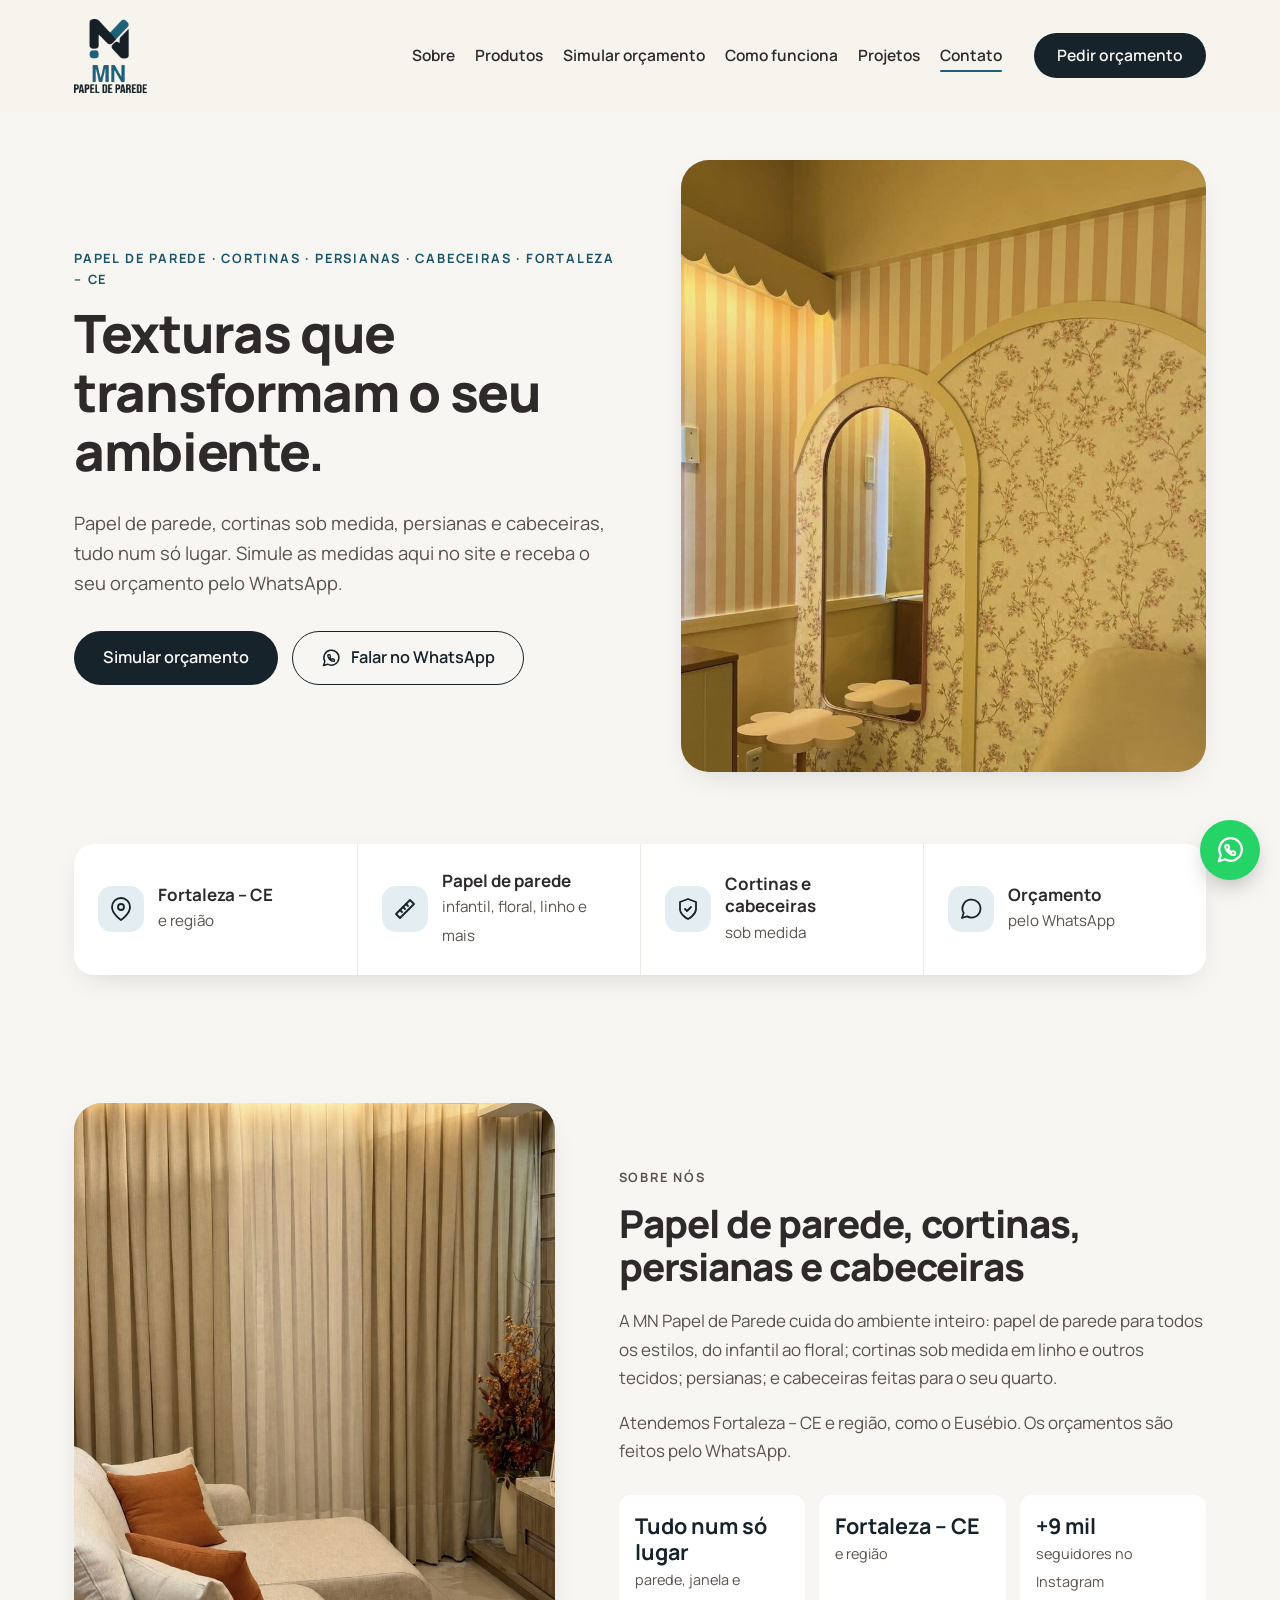
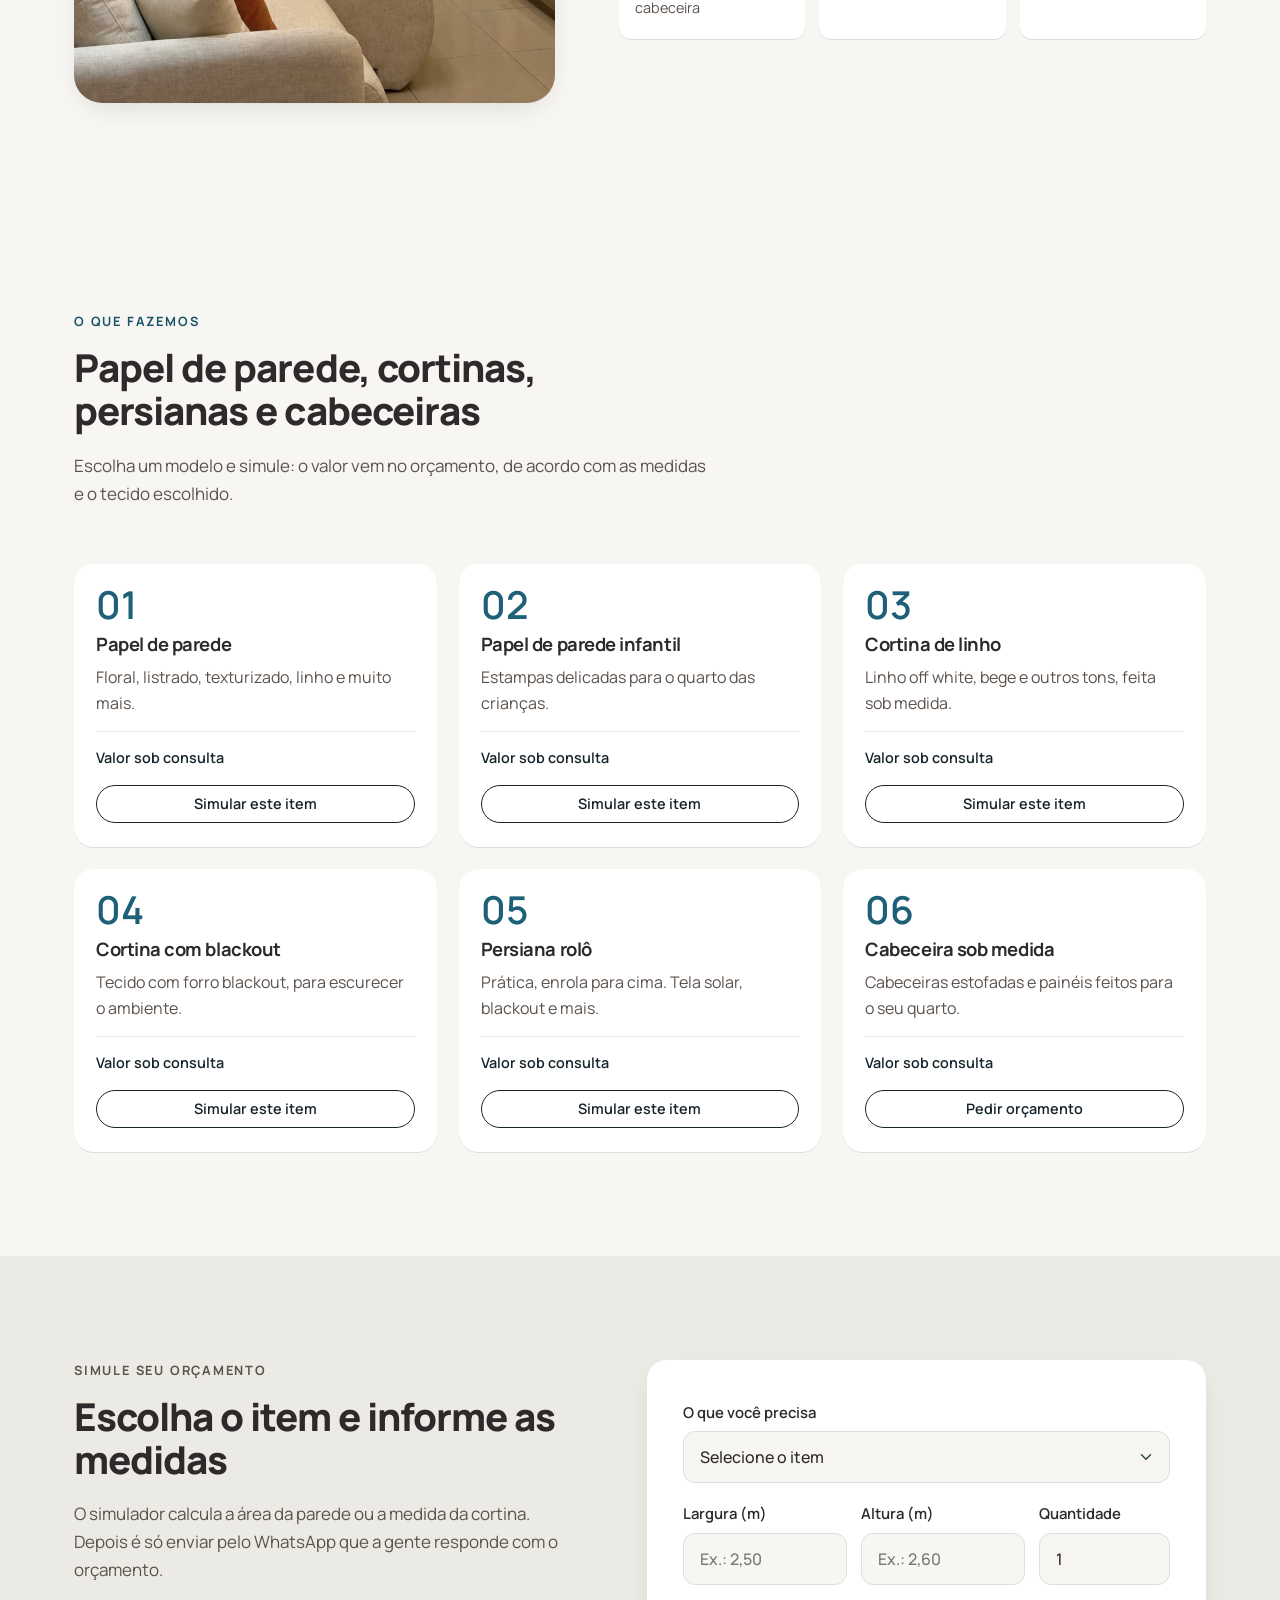
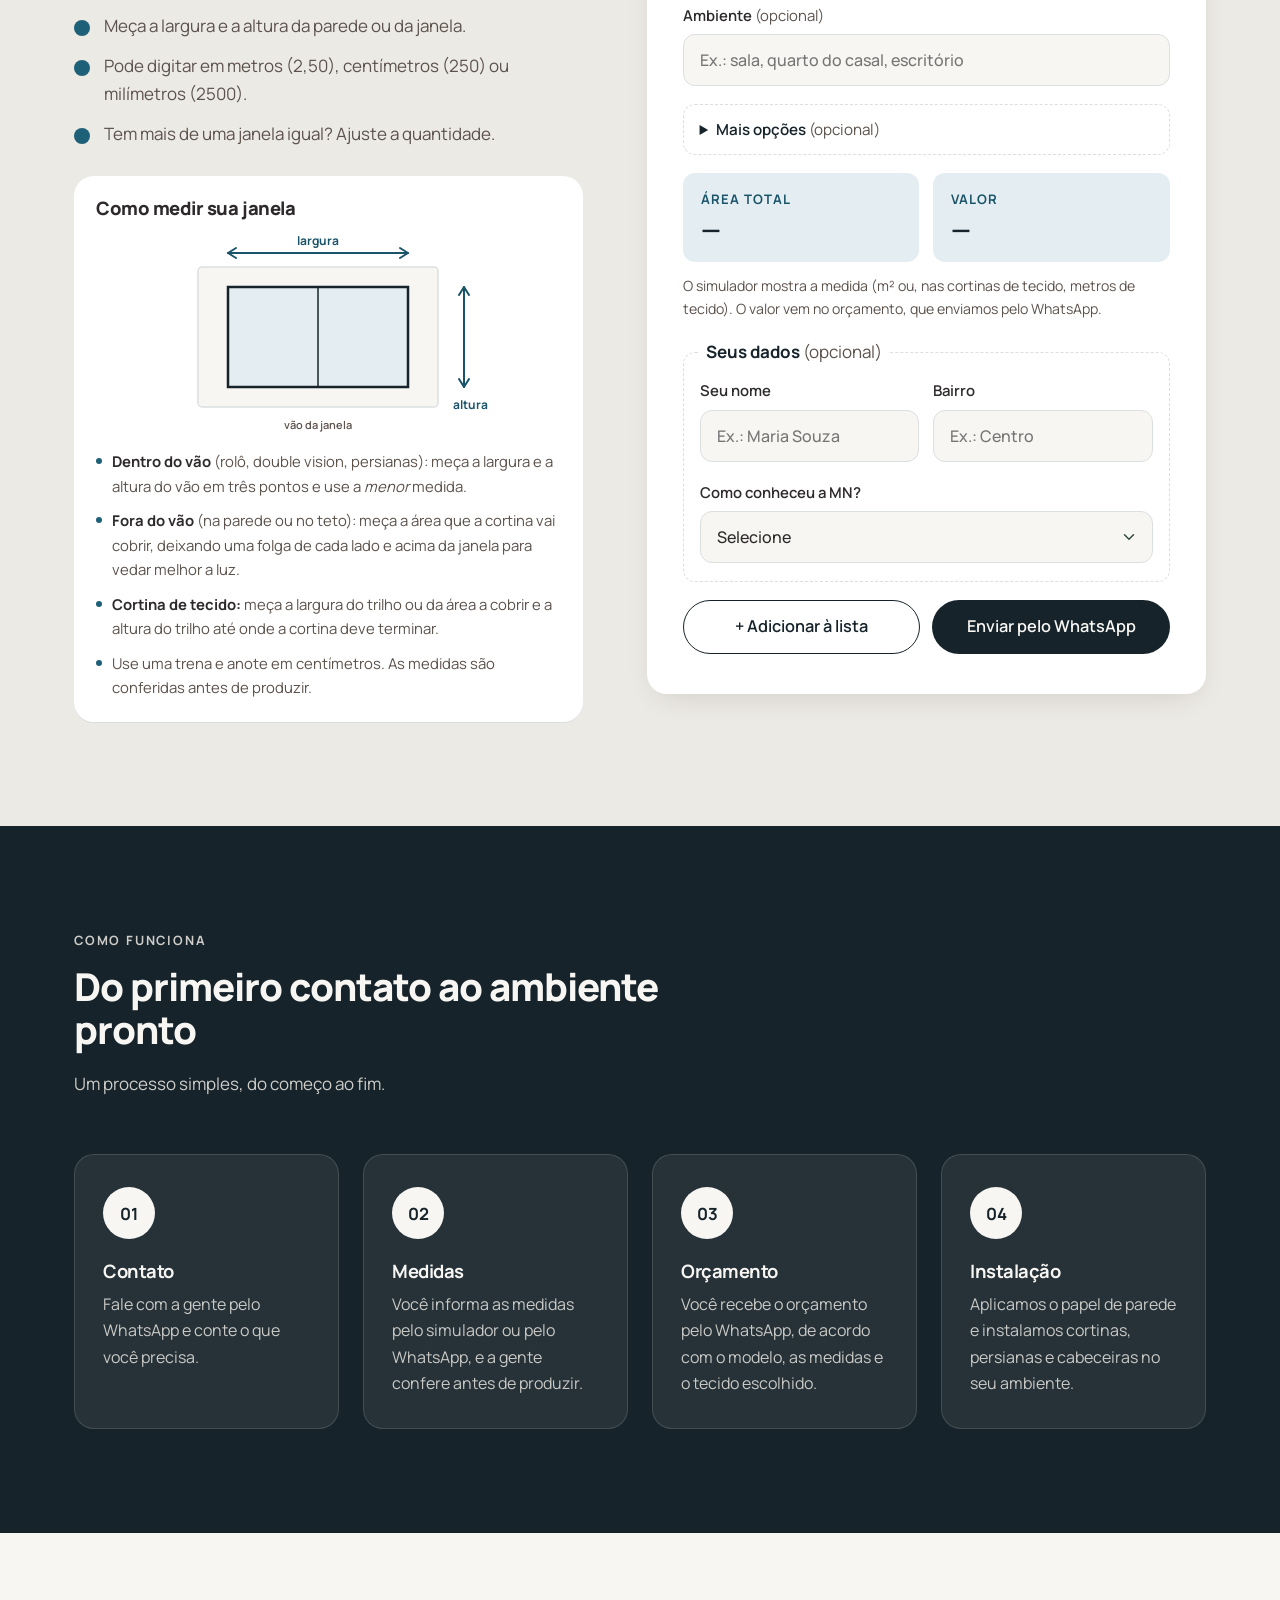
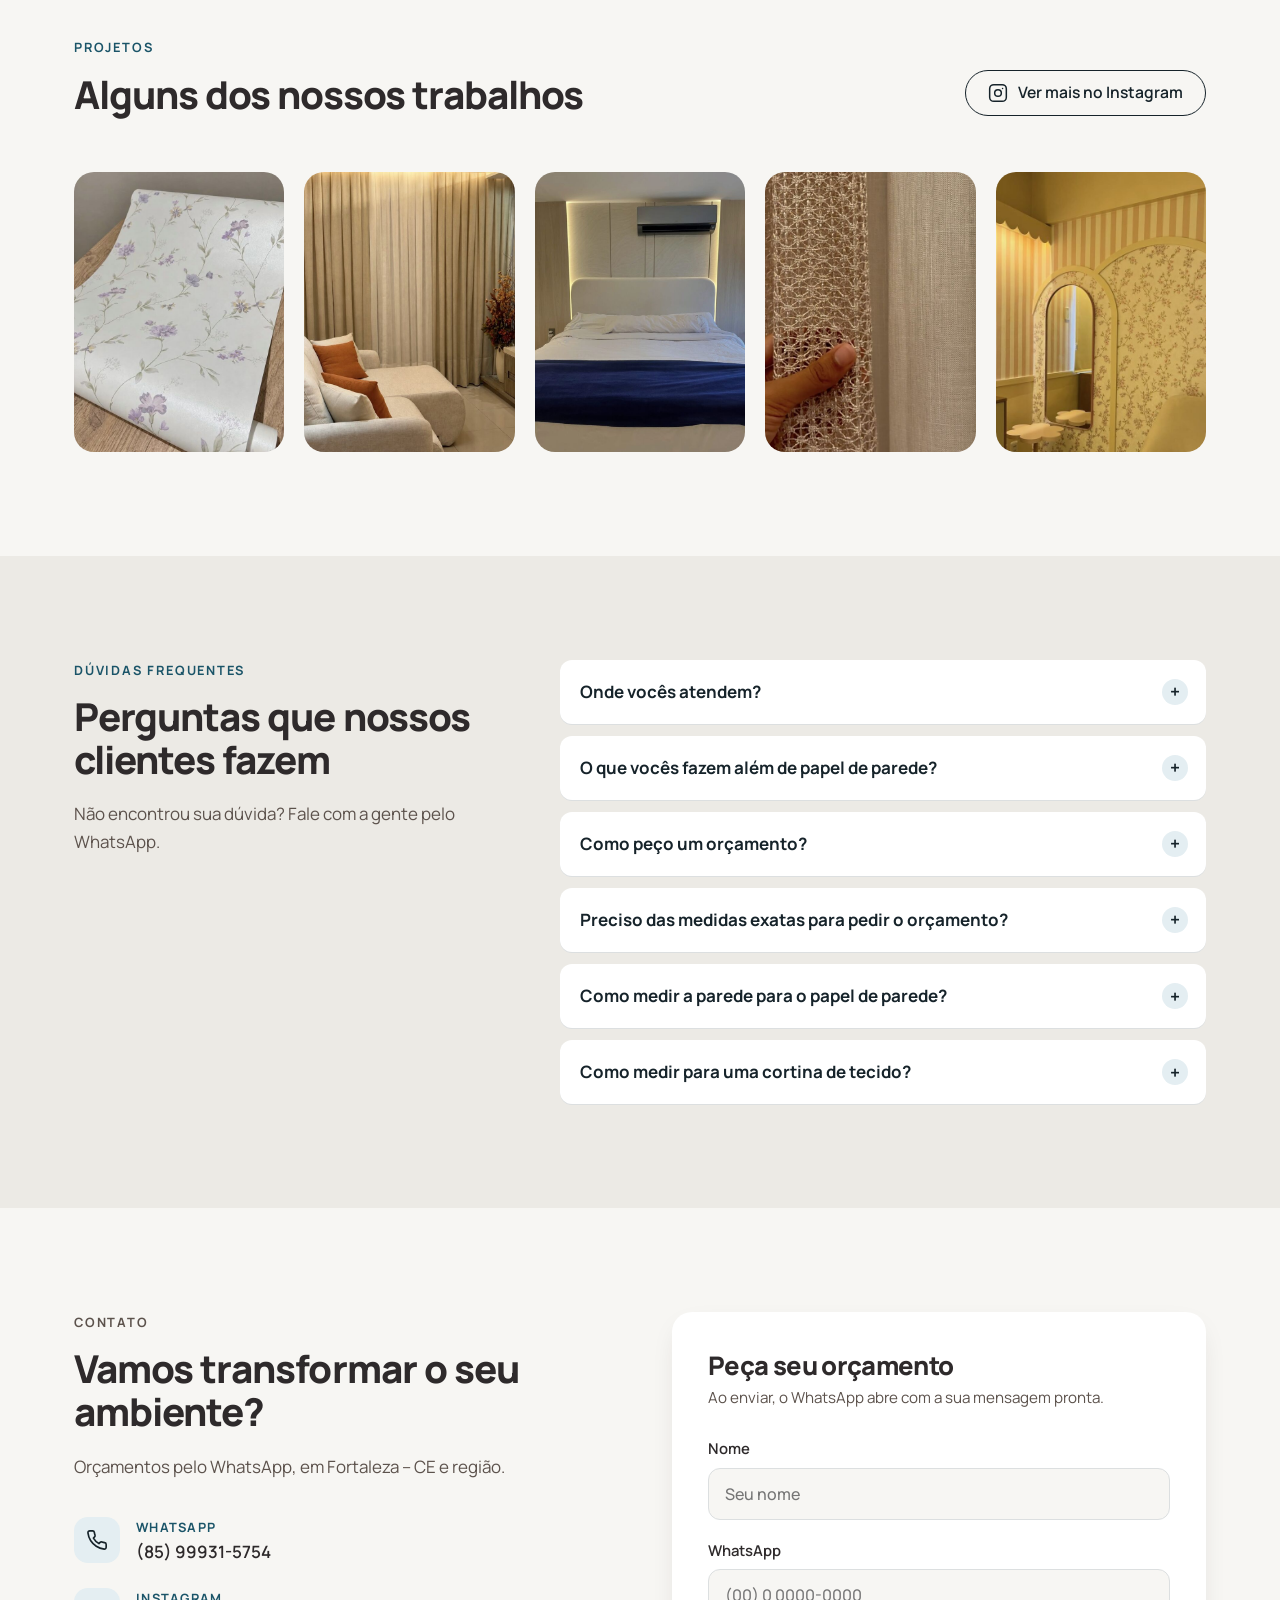
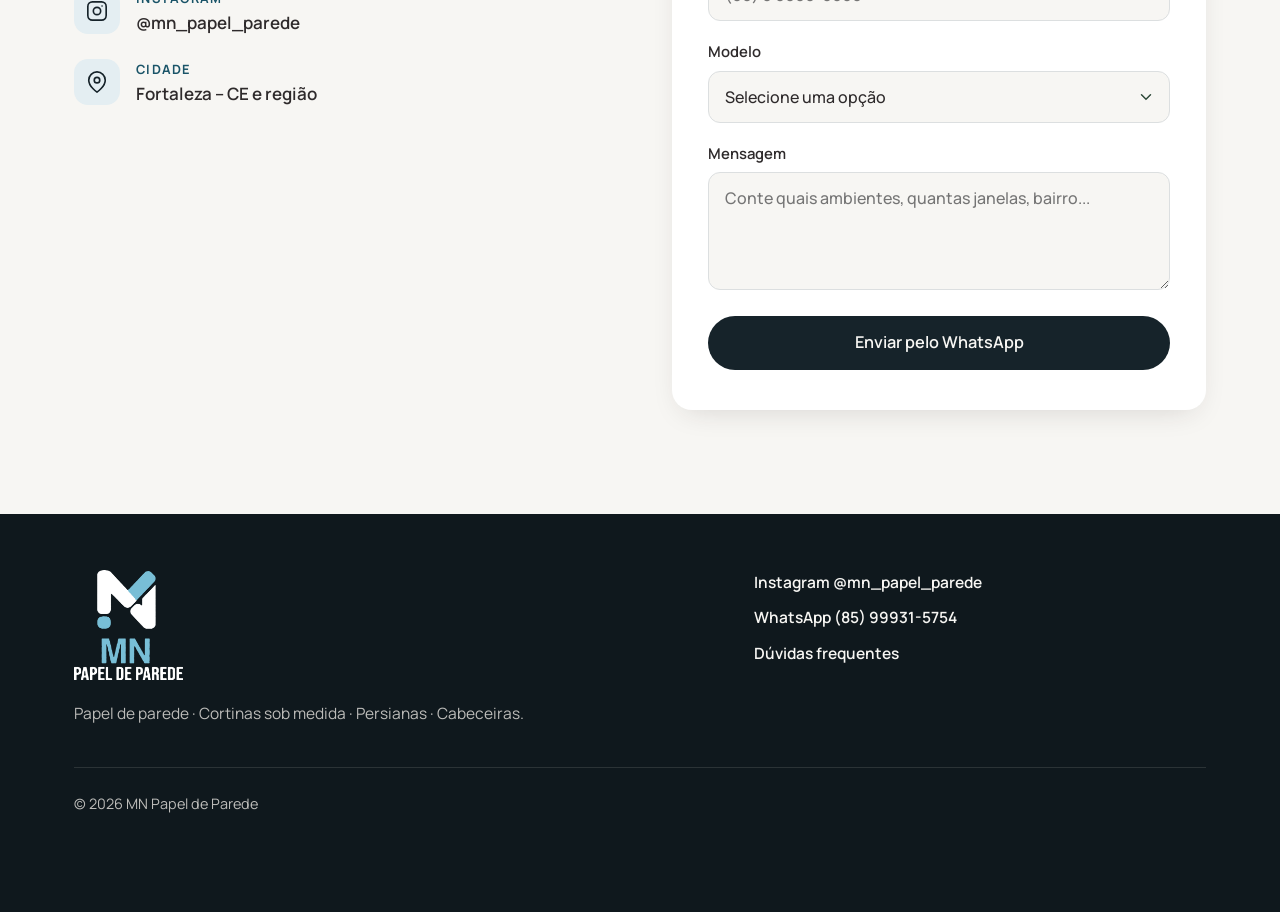
<file: index.html>
<!DOCTYPE html>
<html lang="pt-BR">
<head>
  <meta charset="UTF-8">
  <meta name="viewport" content="width=device-width, initial-scale=1">
  <title>MN Papel de Parede | Papel de parede, cortinas, persianas e cabeceiras em Fortaleza</title>
  <meta name="description" content="MN Papel de Parede, em Fortaleza – CE: papel de parede, cortinas sob medida, persianas e cabeceiras. Simule as medidas e peça seu orçamento pelo WhatsApp.">
  <meta name="theme-color" content="#16232A">
  <!-- Prévia para apresentar à cliente: fora do Google até ser aprovada. Remova esta linha ao publicar de vez. -->
  <meta name="robots" content="noindex">
  <meta property="og:type" content="website">
  <meta property="og:locale" content="pt_BR">
  <meta property="og:site_name" content="MN Papel de Parede">
  <meta property="og:title" content="MN Papel de Parede | Cortinas | Persianas | Cabeceiras">
  <meta property="og:description" content="Papel de parede, cortinas sob medida e cabeceiras em Fortaleza – CE.">
  <meta property="og:image" content="img/og-image.jpg">
  <meta property="og:image:alt" content="Logo da MN Papel de Parede">
  <meta name="twitter:card" content="summary_large_image">
  <link rel="icon" href="img/favicon.png" type="image/png">
  <link rel="apple-touch-icon" href="img/favicon-180.png">
  <link rel="preconnect" href="https://fonts.googleapis.com">
  <link rel="preconnect" href="https://fonts.gstatic.com" crossorigin>
  <link href="https://fonts.googleapis.com/css2?family=Cormorant+Garamond:wght@500;600;700&family=Manrope:wght@400;500;600;700&display=swap" rel="stylesheet">
  <link rel="stylesheet" href="css/style.css?v=1">
  <script type="application/ld+json">
  {
    "@context": "https://schema.org",
    "@type": "HomeAndConstructionBusiness",
    "name": "MN Papel de Parede",
    "description": "Papel de parede, cortinas sob medida, persianas e cabeceiras em Fortaleza – CE.",
    "telephone": "+55 85 99931-5754",
    "address": {"@type": "PostalAddress", "addressLocality": "Fortaleza", "addressRegion": "CE", "addressCountry": "BR"},
    "sameAs": ["https://www.instagram.com/mn_papel_parede/"]
  }
  </script>
</head>
<body>

  <a class="skip-link" href="#conteudo">Pular para o conteúdo</a>

  <!-- 1. CABEÇALHO -->
  <header class="header" id="topo">
    <div class="container header__inner">
      <a href="#topo" class="logo" aria-label="MN Papel de Parede, voltar ao início">
        <img src="img/logo-mn.png" alt="MN Papel de Parede" width="420" height="423">
      </a>

      <nav class="nav" id="menu" aria-label="Menu principal">
        <ul class="nav__list">
          <li><a href="#sobre" class="nav__link">Sobre</a></li>
          <li><a href="#modelos" class="nav__link">Produtos</a></li>
          <li><a href="#simulador" class="nav__link">Simular orçamento</a></li>
          <li><a href="#como-funciona" class="nav__link">Como funciona</a></li>
          <li><a href="#projetos" class="nav__link">Projetos</a></li>
                    <li><a href="#contato" class="nav__link">Contato</a></li>
        </ul>
        <a href="#contato" class="btn btn--primary nav__cta">Pedir orçamento</a>
      </nav>

      <button class="hamburger" type="button" aria-label="Abrir menu" aria-expanded="false" aria-controls="menu">
        <span></span><span></span><span></span>
      </button>
    </div>
  </header>

  <main id="conteudo">

    <!-- 2. HERO -->
    <section class="hero">
      <div class="container hero__inner">
        <div class="hero__text">
          <p class="eyebrow">Papel de parede · Cortinas · Persianas · Cabeceiras · Fortaleza – CE</p>
          <h1>Texturas que transformam o seu ambiente.</h1>
          <p class="hero__lead">Papel de parede, cortinas sob medida, persianas e cabeceiras, tudo num só lugar. Simule as medidas aqui no site e receba o seu orçamento pelo WhatsApp.</p>
          <div class="hero__actions">
            <a href="#simulador" class="btn btn--primary btn--lg">Simular orçamento</a>
            <a href="https://wa.me/5585999315754" class="btn btn--outline btn--lg" data-whatsapp data-msg="Olá, MN Papel de Parede! Vim pelo site e gostaria de mais informações." target="_blank" rel="noopener">
              <svg class="icon" viewBox="0 0 24 24" aria-hidden="true"><path d="M3 21l1.65-4.95A9 9 0 1 1 8 19.4L3 21z"/><g transform="translate(7.3 7.3) scale(.4)" stroke-width="4"><path d="M22 16.92v3a2 2 0 0 1-2.18 2 19.79 19.79 0 0 1-8.63-3.07 19.5 19.5 0 0 1-6-6 19.79 19.79 0 0 1-3.07-8.67A2 2 0 0 1 4.11 2h3a2 2 0 0 1 2 1.72 12.84 12.84 0 0 0 .7 2.81 2 2 0 0 1-.45 2.11L8.09 9.91a16 16 0 0 0 6 6l1.27-1.27a2 2 0 0 1 2.11-.45 12.84 12.84 0 0 0 2.81.7A2 2 0 0 1 22 16.92z"/></g></svg>
              Falar no WhatsApp
            </a>
          </div>
        </div>
        <figure class="hero__media media" data-label="Foto grande: ambiente com cortina instalada (img/hero.jpg)">
          <img src="img/hero.jpg" alt="Quarto infantil com papel de parede floral e listrado, trabalho da MN" fetchpriority="high">
        </figure>
      </div>
    </section>

    <!-- 3. DIFERENCIAIS -->
    <section class="perks" aria-label="Nossos diferenciais">
      <div class="container">
        <ul class="perks__list">
          <li class="perk">
            <svg class="perk__icon" viewBox="0 0 24 24" aria-hidden="true"><path d="M21 10c0 7-9 13-9 13s-9-6-9-13a9 9 0 0 1 18 0z"/><circle cx="12" cy="10" r="3"/></svg>
            <div><strong>Fortaleza – CE</strong><span>e região</span></div>
          </li>
          <li class="perk">
            <svg class="perk__icon" viewBox="0 0 24 24" aria-hidden="true"><path d="M3 17 17 3l4 4L7 21z"/><path d="m7 13 2 2M10 10l2 2M13 7l2 2"/></svg>
            <div><strong>Papel de parede</strong><span>infantil, floral, linho e mais</span></div>
          </li>
          <li class="perk">
            <svg class="perk__icon" viewBox="0 0 24 24" aria-hidden="true"><path d="M12 22s8-4 8-10V5l-8-3-8 3v7c0 6 8 10 8 10z"/><path d="m9 12 2 2 4-4"/></svg>
            <div><strong>Cortinas e cabeceiras</strong><span>sob medida</span></div>
          </li>
          <li class="perk">
            <svg class="perk__icon" viewBox="0 0 24 24" aria-hidden="true"><path d="M3 21l1.65-4.95A9 9 0 1 1 8 19.4L3 21z"/></svg>
            <div><strong>Orçamento</strong><span>pelo WhatsApp</span></div>
          </li>
        </ul>
      </div>
    </section>

    <!-- SOBRE NÓS -->
    <section class="section" id="sobre">
      <div class="container sobre">
        <figure class="media sobre__media" data-label="Foto: cortina de linho (img/sobre.jpg)">
          <img src="img/sobre.jpg" alt="Cortinas de linho off white e bege em sala, trabalho da MN" loading="lazy">
        </figure>
        <div class="sobre__texto">
          <p class="eyebrow">Sobre nós</p>
          <h2>Papel de parede, cortinas, persianas e cabeceiras</h2>
          <p>A MN Papel de Parede cuida do ambiente inteiro: papel de parede para todos os estilos, do infantil ao floral; cortinas sob medida em linho e outros tecidos; persianas; e cabeceiras feitas para o seu quarto.</p>
          <p>Atendemos Fortaleza – CE e região, como o Eusébio. Os orçamentos são feitos pelo WhatsApp.</p>
          <ul class="sobre__destaques">
            <li><strong>Tudo num só lugar</strong><span>parede, janela e cabeceira</span></li>
            <li><strong>Fortaleza – CE</strong><span>e região</span></li>
            <li><strong>+9 mil</strong><span>seguidores no Instagram</span></li>
          </ul>
        </div>
      </div>
    </section>

    <!-- 4. MODELOS -->
    <section class="section" id="modelos">
      <div class="container">
        <div class="section__head">
          <p class="eyebrow">O que fazemos</p>
          <h2>Papel de parede, cortinas, persianas e cabeceiras</h2>
          <p>Escolha um modelo e simule: o valor vem no orçamento, de acordo com as medidas e o tecido escolhido.</p>
        </div>

        <div class="products">
          <article class="card product">
            <div class="product__body">
              <span class="product__num" aria-hidden="true">01</span>
              <h3>Papel de parede</h3>
              <p>Floral, listrado, texturizado, linho e muito mais.</p>
              <p class="product__price">Valor sob consulta</p>
              <button type="button" class="btn btn--outline btn--sm product__sim" data-modelo="Papel de parede">Simular este item</button>
            </div>
          </article>
          <article class="card product">
            <div class="product__body">
              <span class="product__num" aria-hidden="true">02</span>
              <h3>Papel de parede infantil</h3>
              <p>Estampas delicadas para o quarto das crianças.</p>
              <p class="product__price">Valor sob consulta</p>
              <button type="button" class="btn btn--outline btn--sm product__sim" data-modelo="Papel de parede infantil">Simular este item</button>
            </div>
          </article>
          <article class="card product">
            <div class="product__body">
              <span class="product__num" aria-hidden="true">03</span>
              <h3>Cortina de linho</h3>
              <p>Linho off white, bege e outros tons, feita sob medida.</p>
              <p class="product__price">Valor sob consulta</p>
              <button type="button" class="btn btn--outline btn--sm product__sim" data-modelo="Cortina de linho">Simular este item</button>
            </div>
          </article>
          <article class="card product">
            <div class="product__body">
              <span class="product__num" aria-hidden="true">04</span>
              <h3>Cortina com blackout</h3>
              <p>Tecido com forro blackout, para escurecer o ambiente.</p>
              <p class="product__price">Valor sob consulta</p>
              <button type="button" class="btn btn--outline btn--sm product__sim" data-modelo="Cortina com blackout">Simular este item</button>
            </div>
          </article>
          <article class="card product">
            <div class="product__body">
              <span class="product__num" aria-hidden="true">05</span>
              <h3>Persiana rolô</h3>
              <p>Prática, enrola para cima. Tela solar, blackout e mais.</p>
              <p class="product__price">Valor sob consulta</p>
              <button type="button" class="btn btn--outline btn--sm product__sim" data-modelo="Persiana rolô">Simular este item</button>
            </div>
          </article>
          <article class="card product">
            <div class="product__body">
              <span class="product__num" aria-hidden="true">06</span>
              <h3>Cabeceira sob medida</h3>
              <p>Cabeceiras estofadas e painéis feitos para o seu quarto.</p>
              <p class="product__price">Valor sob consulta</p>
              <a href="https://wa.me/5585999315754" class="btn btn--outline btn--sm product__sim" data-whatsapp data-msg="Olá, MN Papel de Parede! Vim pelo site e gostaria de um orçamento de cabeceira sob medida." target="_blank" rel="noopener">Pedir orçamento</a>
            </div>
          </article>
        </div>
      </div>
    </section>

    <!-- 4b. SIMULADOR DE ORÇAMENTO -->
    <section class="section section--soft" id="simulador">
      <div class="container sim">
        <div class="sim__intro">
          <p class="eyebrow">Simule seu orçamento</p>
          <h2>Escolha o item e informe as medidas</h2>
          <p>O simulador calcula a área da parede ou a medida da cortina. Depois é só enviar pelo WhatsApp que a gente responde com o orçamento.</p>
          <ul class="sim__tips">
            <li>Meça a largura e a altura da parede ou da janela.</li>
            <li>Pode digitar em metros (2,50), centímetros (250) ou milímetros (2500).</li>
            <li>Tem mais de uma janela igual? Ajuste a quantidade.</li>
          </ul>
          <div class="medir">
            <h3>Como medir sua janela</h3>
            <svg class="medir__desenho" viewBox="0 0 340 210" role="img" aria-label="Desenho de uma janela mostrando onde medir a largura e a altura">
              <rect x="40" y="38" width="240" height="140" rx="4" class="medir__parede"/>
              <rect x="70" y="58" width="180" height="100" class="medir__vao"/>
              <line x1="160" y1="58" x2="160" y2="158" class="medir__divisao"/>
              <line x1="70" y1="24" x2="250" y2="24" class="medir__seta"/>
              <polyline points="78,19 70,24 78,29" class="medir__seta"/>
              <polyline points="242,19 250,24 242,29" class="medir__seta"/>
              <text x="160" y="16" class="medir__texto">largura</text>
              <line x1="306" y1="58" x2="306" y2="158" class="medir__seta"/>
              <polyline points="301,66 306,58 311,66" class="medir__seta"/>
              <polyline points="301,150 306,158 311,150" class="medir__seta"/>
              <text x="312" y="180" class="medir__texto">altura</text>
              <text x="160" y="200" class="medir__legenda">vão da janela</text>
            </svg>
            <ul class="medir__passos">
              <li><strong>Dentro do vão</strong> (rolô, double vision, persianas): meça a largura e a altura do vão em três pontos e use a <em>menor</em> medida.</li>
              <li><strong>Fora do vão</strong> (na parede ou no teto): meça a área que a cortina vai cobrir, deixando uma folga de cada lado e acima da janela para vedar melhor a luz.</li>
              <li><strong>Cortina de tecido:</strong> meça a largura do trilho ou da área a cobrir e a altura do trilho até onde a cortina deve terminar.</li>
              <li>Use uma trena e anote em centímetros. As medidas são conferidas antes de produzir.</li>
            </ul>
          </div>
        </div>

        <form class="card form sim__form" id="form-simulador" novalidate>
          <div class="field">
            <label for="sim-modelo">O que você precisa</label>
            <select id="sim-modelo" name="modelo" required>
              <option value="" disabled selected>Selecione o item</option>
              <optgroup label="Papel de parede (por m²)">
                <option>Papel de parede</option>
                <option>Papel de parede infantil</option>
              </optgroup>
              <optgroup label="Cortinas (por metro de tecido)">
                <option data-calculo="tecido">Cortina de linho</option>
                <option data-calculo="tecido">Cortina com blackout</option>
              </optgroup>
              <optgroup label="Persianas (por m²)">
                <option>Persiana rolô</option>
              </optgroup>
              <optgroup label="Outros">
                <option>Outro modelo</option>
              </optgroup>
            </select>
          </div>

          <div class="sim__row">
            <div class="field">
              <label for="sim-largura">Largura (m)</label>
              <input type="text" id="sim-largura" name="largura" inputmode="decimal" maxlength="7" autocomplete="off" placeholder="Ex.: 2,50" required>
            </div>
            <div class="field">
              <label for="sim-altura">Altura (m)</label>
              <input type="text" id="sim-altura" name="altura" inputmode="decimal" maxlength="7" autocomplete="off" placeholder="Ex.: 2,60" required>
            </div>
            <div class="field sim__qtd">
              <label for="sim-qtd">Quantidade</label>
              <input type="text" id="sim-qtd" name="quantidade" inputmode="numeric" maxlength="2" autocomplete="off" value="1" required>
            </div>
          </div>

          <div class="field">
            <label for="sim-ambiente">Ambiente <span class="field__opt">(opcional)</span></label>
            <input type="text" id="sim-ambiente" name="ambiente" placeholder="Ex.: sala, quarto do casal, escritório">
          </div>

          <!-- Acessório opcional: aparece só nos modelos com data-guia (cortina rolô) -->
          <label class="sim__opcional" id="sim-guia-campo" hidden>
            <input type="checkbox" id="sim-guia" name="guia">
            Incluir guia <span class="field__opt">(opcional)</span>
          </label>

          <details class="sim__extras">
            <summary>Mais opções <span class="field__opt">(opcional)</span></summary>
            <div class="sim__row sim__row--2">
              <div class="field">
                <label for="sim-acionamento">Acionamento</label>
                <select id="sim-acionamento" name="acionamento">
                  <option value="">Tanto faz</option>
                  <option>Manual</option>
                  <option>Motorizado</option>
                </select>
              </div>
              <div class="field">
                <label for="sim-comando">Lado do comando</label>
                <select id="sim-comando" name="comando">
                  <option value="">Tanto faz</option>
                  <option>Esquerdo</option>
                  <option>Direito</option>
                </select>
              </div>
              <div class="field">
                <label for="sim-instalacao">Instalação</label>
                <select id="sim-instalacao" name="instalacao">
                  <option value="">Não sei</option>
                  <option>Dentro do vão</option>
                  <option>Fora do vão (na parede)</option>
                  <option>No teto</option>
                </select>
              </div>
              <div class="field">
                <label for="sim-cor">Cor ou tecido</label>
                <input type="text" id="sim-cor" name="cor" placeholder="Ex.: linho bege, blackout branco">
              </div>
            </div>
          </details>

          <div class="sim__result" aria-live="polite">
            <div>
              <span id="sim-area-rotulo">Área total</span>
              <strong id="sim-area">—</strong>
            </div>
            <div>
              <span>Valor</span>
              <strong id="sim-valor">—</strong>
            </div>
          </div>
          <p class="sim__note sim__calculo" id="sim-calculo" hidden></p>
          <p class="sim__condicoes" id="sim-condicoes" hidden></p>
          <p class="sim__note" id="sim-nota">O simulador mostra a medida (m² ou, nas cortinas de tecido, metros de tecido). O valor vem no orçamento, que enviamos pelo WhatsApp.</p>

          <fieldset class="sim__cliente">
            <legend>Seus dados <span class="field__opt">(opcional)</span></legend>
            <div class="sim__row sim__row--2">
              <div class="field">
                <label for="sim-cliente">Seu nome</label>
                <input type="text" id="sim-cliente" name="cliente" autocomplete="name" maxlength="60" placeholder="Ex.: Maria Souza">
              </div>
              <div class="field">
                <label for="sim-bairro">Bairro</label>
                <input type="text" id="sim-bairro" name="bairro" maxlength="40" placeholder="Ex.: Centro">
              </div>
            </div>
            <div class="field">
              <label for="sim-origem">Como conheceu a MN?</label>
              <select id="sim-origem" name="origem">
                <option value="">Selecione</option>
                <option>Instagram</option>
                <option>Google</option>
                <option>Indicação de amigo ou parente</option>
                <option>Arquiteto ou decorador</option>
                <option>Já sou cliente</option>
                <option>Outro</option>
              </select>
            </div>
          </fieldset>

          <p class="form__error" role="alert" hidden></p>

          <div class="sim__actions">
            <button type="button" class="btn btn--outline btn--lg" id="sim-adicionar">+ Adicionar à lista</button>
            <button type="submit" class="btn btn--primary btn--lg">Enviar pelo WhatsApp</button>
          </div>

          <div class="sim__lista" id="sim-lista" hidden>
            <h3>Sua lista de orçamento</h3>
            <ul id="sim-itens"></ul>
            <p class="sim__total">Valor: <strong id="sim-total">—</strong></p>
            <p class="sim__condicoes" id="sim-total-condicoes" hidden></p>
            <p class="sim__note">Tem mais janelas? Preencha as medidas acima e clique em "Adicionar à lista". Ao enviar, a lista inteira vai em uma única mensagem.</p>
          </div>
        </form>
      </div>
    </section>

    <!-- 5. COMO FUNCIONA -->
    <section class="section section--green" id="como-funciona">
      <div class="container">
        <div class="section__head">
          <p class="eyebrow eyebrow--light">Como funciona</p>
          <h2>Do primeiro contato ao ambiente pronto</h2>
          <p>Um processo simples, do começo ao fim.</p>
        </div>

        <ol class="steps">
          <li class="step">
            <span class="step__num" aria-hidden="true">01</span>
            <h3>Contato</h3>
            <p>Fale com a gente pelo WhatsApp e conte o que você precisa.</p>
          </li>
          <li class="step">
            <span class="step__num" aria-hidden="true">02</span>
            <h3>Medidas</h3>
            <p>Você informa as medidas pelo simulador ou pelo WhatsApp, e a gente confere antes de produzir.</p>
          </li>
          <li class="step">
            <span class="step__num" aria-hidden="true">03</span>
            <h3>Orçamento</h3>
            <p>Você recebe o orçamento pelo WhatsApp, de acordo com o modelo, as medidas e o tecido escolhido.</p>
          </li>
          <li class="step">
            <span class="step__num" aria-hidden="true">04</span>
            <h3>Instalação</h3>
            <p>Aplicamos o papel de parede e instalamos cortinas, persianas e cabeceiras no seu ambiente.</p>
          </li>
        </ol>
      </div>
    </section>

    <!-- 6. PROJETOS -->
    <section class="section" id="projetos">
      <div class="container">
        <div class="section__head section__head--row">
          <div>
            <p class="eyebrow">Projetos</p>
            <h2>Alguns dos nossos trabalhos</h2>
          </div>
          <a href="https://www.instagram.com/mn_papel_parede/" class="btn btn--outline" target="_blank" rel="noopener" data-instagram>
            <svg class="icon" viewBox="0 0 24 24" aria-hidden="true"><rect x="2" y="2" width="20" height="20" rx="5"/><circle cx="12" cy="12" r="4"/><path d="M17.5 6.5h.01"/></svg>
            Ver mais no Instagram
          </a>
        </div>

        <div class="gallery gallery--5">
          <figure class="media gallery__item" data-label="Papel de parede floral"><img src="img/projeto-01.jpg" alt="Papel de parede floral, trabalho da MN" loading="lazy"></figure>
          <figure class="media gallery__item" data-label="Cortinas de linho off white e bege"><img src="img/projeto-02.jpg" alt="Cortinas de linho off white e bege, trabalho da MN" loading="lazy"></figure>
          <figure class="media gallery__item" data-label="Cabeceira com painel iluminado"><img src="img/projeto-03.jpg" alt="Cabeceira com painel iluminado, trabalho da MN" loading="lazy"></figure>
          <figure class="media gallery__item" data-label="Linho e reposteira no quarto"><img src="img/projeto-04.jpg" alt="Linho e reposteira no quarto, trabalho da MN" loading="lazy"></figure>
          <figure class="media gallery__item" data-label="Papel de parede floral e listras"><img src="img/projeto-05.jpg" alt="Papel de parede floral e listras, trabalho da MN" loading="lazy"></figure>
        </div>
      </div>
    </section>

    <!-- PERGUNTAS FREQUENTES -->
    <section class="section section--soft" id="duvidas">
      <div class="container faq">
        <div class="section__head">
          <p class="eyebrow">Dúvidas frequentes</p>
          <h2>Perguntas que nossos clientes fazem</h2>
          <p>Não encontrou sua dúvida? Fale com a gente pelo WhatsApp.</p>
        </div>

        <div class="faq__lista">
          <details class="faq__item">
            <summary>Onde vocês atendem?</summary>
            <p>Em Fortaleza – CE e região, como o Eusébio. Chame no WhatsApp (85) 99931-5754 para combinar o atendimento.</p>
          </details>
          <details class="faq__item">
            <summary>O que vocês fazem além de papel de parede?</summary>
            <p>Cortinas sob medida (linho, blackout e outros tecidos), persianas e cabeceiras. Dá para fazer o ambiente completo com a gente.</p>
          </details>
          <details class="faq__item">
            <summary>Como peço um orçamento?</summary>
            <p>Use o simulador aqui do site: escolha o modelo, informe as medidas e envie pelo WhatsApp. Se preferir, chame direto no WhatsApp e conte o que você precisa.</p>
          </details>
          <details class="faq__item">
            <summary>Preciso das medidas exatas para pedir o orçamento?</summary>
            <p>Não. Medidas aproximadas já servem para o orçamento. As medidas finais são conferidas antes de produzir a cortina.</p>
          </details>
          <details class="faq__item">
            <summary>Como medir a parede para o papel de parede?</summary>
            <p>Meça a largura e a altura da parede e informe no simulador. O site calcula a área em m²; a quantidade de rolos é conferida no orçamento.</p>
          </details>
          <details class="faq__item">
            <summary>Como medir para uma cortina de tecido?</summary>
            <p>Meça a largura do trilho ou da área que a cortina vai cobrir e a altura do trilho até onde a cortina deve terminar. Use uma trena e anote em centímetros.</p>
          </details>
        </div>
      </div>
    </section>

    <!-- 7. CONTATO -->
    <section class="section" id="contato">
      <div class="container contact">
        <div class="contact__info">
          <p class="eyebrow">Contato</p>
          <h2>Vamos transformar o seu ambiente?</h2>
          <p>Orçamentos pelo WhatsApp, em Fortaleza – CE e região.</p>

          <ul class="contact__list">
            <li>
              <svg class="icon" viewBox="0 0 24 24" aria-hidden="true"><path d="M22 16.92v3a2 2 0 0 1-2.18 2 19.79 19.79 0 0 1-8.63-3.07 19.5 19.5 0 0 1-6-6 19.79 19.79 0 0 1-3.07-8.67A2 2 0 0 1 4.11 2h3a2 2 0 0 1 2 1.72 12.84 12.84 0 0 0 .7 2.81 2 2 0 0 1-.45 2.11L8.09 9.91a16 16 0 0 0 6 6l1.27-1.27a2 2 0 0 1 2.11-.45 12.84 12.84 0 0 0 2.81.7A2 2 0 0 1 22 16.92z"/></svg>
              <div><span>WhatsApp</span><a href="https://wa.me/5585999315754" data-whatsapp target="_blank" rel="noopener">(85) 99931-5754</a></div>
            </li>
            <li>
              <svg class="icon" viewBox="0 0 24 24" aria-hidden="true"><rect x="2" y="2" width="20" height="20" rx="5"/><circle cx="12" cy="12" r="4"/><path d="M17.5 6.5h.01"/></svg>
              <div><span>Instagram</span><a href="https://www.instagram.com/mn_papel_parede/" data-instagram target="_blank" rel="noopener">@mn_papel_parede</a></div>
            </li>
            <li>
              <svg class="icon" viewBox="0 0 24 24" aria-hidden="true"><path d="M21 10c0 7-9 13-9 13s-9-6-9-13a9 9 0 0 1 18 0z"/><circle cx="12" cy="10" r="3"/></svg>
              <div><span>Cidade</span><address>Fortaleza – CE e região</address></div>
            </li>
          </ul>
        </div>

        <form class="card form" id="form-orcamento" novalidate>
          <h3>Peça seu orçamento</h3>
          <p class="form__hint">Ao enviar, o WhatsApp abre com a sua mensagem pronta.</p>

          <div class="field">
            <label for="nome">Nome</label>
            <input type="text" id="nome" name="nome" autocomplete="name" placeholder="Seu nome" required>
          </div>

          <div class="field">
            <label for="whatsapp">WhatsApp</label>
            <input type="tel" id="whatsapp" name="whatsapp" autocomplete="tel" inputmode="numeric" maxlength="16" placeholder="(00) 0 0000-0000" required>
          </div>

          <div class="field">
            <label for="produto">Modelo</label>
            <select id="produto" name="produto" required>
              <option value="" disabled selected>Selecione uma opção</option>
              <option>Papel de parede</option>
              <option>Papel de parede infantil</option>
              <option>Cortina de linho</option>
              <option>Cortina com blackout</option>
              <option>Persiana rolô</option>
              <option>Cabeceira sob medida</option>
              <option>Outro modelo</option>
              <option>Ainda não sei / quero orientação</option>
            </select>
          </div>

          <div class="field">
            <label for="mensagem">Mensagem</label>
            <textarea id="mensagem" name="mensagem" rows="4" placeholder="Conte quais ambientes, quantas janelas, bairro..."></textarea>
          </div>

          <p class="form__error" role="alert" hidden></p>

          <button type="submit" class="btn btn--primary btn--lg btn--block">Enviar pelo WhatsApp</button>
        </form>
      </div>
    </section>
  </main>

  <!-- 8. RODAPÉ -->
  <footer class="footer">
    <div class="container footer__inner">
      <div class="footer__brand">
        <a href="#topo" class="logo logo--light" aria-label="MN Papel de Parede, voltar ao início">
          <img src="img/logo-mn-claro.png" alt="MN Papel de Parede" width="420" height="423" loading="lazy">
        </a>
        <p>Papel de parede · Cortinas sob medida · Persianas · Cabeceiras.</p>
      </div>

      <ul class="footer__links">
        <li><a href="https://www.instagram.com/mn_papel_parede/" target="_blank" rel="noopener" data-instagram>Instagram @mn_papel_parede</a></li>
        <li><a href="https://wa.me/5585999315754" target="_blank" rel="noopener" data-whatsapp>WhatsApp (85) 99931-5754</a></li>
        <li><a href="#duvidas">Dúvidas frequentes</a></li>
      </ul>

      <p class="footer__legal">© <span id="ano">2026</span> MN Papel de Parede</p>
    </div>
  </footer>

  <!-- Botão flutuante de WhatsApp -->
  <a href="https://wa.me/5585999315754" class="whatsapp-float" data-whatsapp data-msg="Olá, MN Papel de Parede! Vim pelo site e gostaria de um orçamento." target="_blank" rel="noopener" aria-label="Conversar no WhatsApp">
    <svg viewBox="0 0 24 24" aria-hidden="true"><path d="M3 21l1.65-4.95A9 9 0 1 1 8 19.4L3 21z"/><g transform="translate(7.3 7.3) scale(.4)" stroke-width="4"><path d="M22 16.92v3a2 2 0 0 1-2.18 2 19.79 19.79 0 0 1-8.63-3.07 19.5 19.5 0 0 1-6-6 19.79 19.79 0 0 1-3.07-8.67A2 2 0 0 1 4.11 2h3a2 2 0 0 1 2 1.72 12.84 12.84 0 0 0 .7 2.81 2 2 0 0 1-.45 2.11L8.09 9.91a16 16 0 0 0 6 6l1.27-1.27a2 2 0 0 1 2.11-.45 12.84 12.84 0 0 0 2.81.7A2 2 0 0 1 22 16.92z"/></g></svg>
  </a>

  <script src="js/main.js?v=1" defer></script>
</body>
</html>
</file>
<file: css/style.css>
/* =========================================================
   MN Papel de Parede — estilos
   ========================================================= */

:root {
  --azul: #16232A;
  --azul-escuro: #0F181D;
  --azul-claro: #E4EEF2;
  --areia: #F7F6F3;
  --areia-escura: #ECEAE5;
  --laranja: #1E6078;
  --laranja-texto: #1A5468;
  --grafite: #2E2A2B;
  --texto-suave: #5C524C;
  --branco: #ffffff;
  --borda: #DCDFE0;
  --placeholder: #d6d4cf;

  --fonte-titulo: "Manrope", system-ui, sans-serif;
  --fonte-texto: "Manrope", system-ui, -apple-system, "Segoe UI", sans-serif;

  --raio: 20px;
  --raio-sm: 12px;
  --sombra: 0 10px 30px -12px rgba(42, 35, 32, .18);
  --header-h: 112px;
  --container: 1180px;
}

/* ---------- Base ---------- */
*,
*::before,
*::after { box-sizing: border-box; }

html {
  scroll-behavior: smooth;
  -webkit-text-size-adjust: 100%;
}

body {
  margin: 0;
  font-family: var(--fonte-texto);
  font-size: 1.0625rem;
  line-height: 1.65;
  color: var(--grafite);
  background: var(--areia);
  -webkit-font-smoothing: antialiased;
}

body.menu-aberto { overflow: hidden; }

h1, h2, h3 {
  font-family: var(--fonte-titulo);
  line-height: 1.12;
  letter-spacing: -.02em;
  margin: 0 0 .5em;
  font-weight: 600;
}
h1 { font-size: clamp(2.4rem, 5.2vw, 4.1rem); }
h2 { font-size: clamp(1.9rem, 3.6vw, 2.75rem); }
h3 { font-size: 1.3rem; }

p { margin: 0 0 1em; }
a { color: inherit; }
img { display: block; max-width: 100%; height: auto; }
ul, ol { list-style: none; margin: 0; padding: 0; }
figure, blockquote { margin: 0; }
address { font-style: normal; }

section[id] { scroll-margin-top: calc(var(--header-h) + 8px); }

.container {
  width: 100%;
  max-width: var(--container);
  margin-inline: auto;
  padding-inline: 24px;
}

.skip-link {
  position: absolute;
  left: 16px;
  top: -60px;
  z-index: 200;
  background: var(--azul);
  color: var(--areia);
  padding: 10px 16px;
  border-radius: var(--raio-sm);
}
.skip-link:focus { top: 12px; }

:focus-visible {
  outline: 3px solid var(--laranja);
  outline-offset: 3px;
}

.icon {
  width: 20px;
  height: 20px;
  flex-shrink: 0;
  fill: none;
  stroke: currentColor;
  stroke-width: 1.8;
  stroke-linecap: round;
  stroke-linejoin: round;
}

.eyebrow {
  font-size: .8rem;
  font-weight: 700;
  letter-spacing: .14em;
  text-transform: uppercase;
  color: var(--laranja-texto);
  margin-bottom: 14px;
}
.eyebrow--light { color: #8CC6DA; }

/* ---------- Botões ---------- */
.btn {
  display: inline-flex;
  align-items: center;
  justify-content: center;
  gap: 10px;
  padding: 12px 22px;
  border-radius: 999px;
  border: 1.5px solid transparent;
  font: 600 .98rem/1.2 var(--fonte-texto);
  text-decoration: none;
  cursor: pointer;
  transition: background-color .2s, color .2s, border-color .2s, transform .2s, box-shadow .2s;
}
.btn:hover { transform: translateY(-1px); }
.btn--lg { padding: 16px 28px; font-size: 1.02rem; }
.btn--block { width: 100%; }

.btn--primary { background: var(--azul); color: var(--areia); }
.btn--primary:hover { background: var(--azul-escuro); box-shadow: var(--sombra); }

.btn--outline { border-color: var(--azul); color: var(--azul); background: transparent; }
.btn--outline:hover { background: var(--azul); color: var(--areia); }

/* ---------- Imagens / espaços reservados ---------- */
.media {
  position: relative;
  overflow: hidden;
  border-radius: var(--raio);
  background: var(--placeholder);
}
.media img {
  width: 100%;
  height: 100%;
  object-fit: cover;
}
/* Quando a foto ainda não existe na pasta img/, mostra um bloco cinza com a descrição */
.media.is-placeholder img { display: none; }
.media.is-placeholder::after {
  content: attr(data-label);
  position: absolute;
  inset: 0;
  display: flex;
  align-items: center;
  justify-content: center;
  padding: 20px;
  text-align: center;
  font-size: .9rem;
  font-weight: 500;
  color: #6c6a64;
  background:
    repeating-linear-gradient(135deg, transparent 0 14px, rgba(255,255,255,.18) 14px 28px),
    var(--placeholder);
}

/* ---------- Cabeçalho ---------- */
.header {
  position: fixed;
  inset: 0 0 auto 0;
  z-index: 100;
  height: var(--header-h);
  background: rgba(247, 243, 237, .9);
  backdrop-filter: saturate(1.4) blur(10px);
  -webkit-backdrop-filter: saturate(1.4) blur(10px);
  transition: box-shadow .25s, border-color .25s;
  border-bottom: 1px solid transparent;
}
.header.is-scrolled {
  border-bottom-color: var(--borda);
  box-shadow: 0 6px 20px -16px rgba(42, 35, 32, .5);
}
.header__inner {
  height: 100%;
  display: flex;
  align-items: center;
  justify-content: space-between;
  gap: 24px;
}

.logo {
  display: inline-flex;
  align-items: center;
  text-decoration: none;
}
.logo img {
  display: block;
  height: 92px;
  width: auto;
}
/* No rodapé escuro, a logo fica sobre um selo claro */
.logo--light {
  padding: 10px 14px;
  border-radius: 14px;
  background: var(--branco);
}
.logo--light img { height: 96px; }

.nav {
  display: flex;
  align-items: center;
  gap: 32px;
}
.nav__list { display: flex; gap: 28px; }
.nav__link {
  position: relative;
  text-decoration: none;
  font-weight: 600;
  font-size: .97rem;
  color: var(--grafite);
  padding: 6px 0;
}
.nav__link::after {
  content: "";
  position: absolute;
  left: 0;
  right: 0;
  bottom: 0;
  height: 2px;
  border-radius: 2px;
  background: var(--laranja);
  transform: scaleX(0);
  transition: transform .25s;
}
.nav__link:hover::after,
.nav__link.is-active::after { transform: scaleX(1); }

.hamburger {
  display: none;
  width: 46px;
  height: 46px;
  border: 0;
  border-radius: 12px;
  background: transparent;
  cursor: pointer;
  padding: 0;
  position: relative;
}
.hamburger span {
  position: absolute;
  left: 12px;
  right: 12px;
  height: 2px;
  border-radius: 2px;
  background: var(--azul);
  transition: transform .25s, opacity .2s;
}
.hamburger span:nth-child(1) { top: 16px; }
.hamburger span:nth-child(2) { top: 22px; }
.hamburger span:nth-child(3) { top: 28px; }
.hamburger[aria-expanded="true"] span:nth-child(1) { transform: translateY(6px) rotate(45deg); }
.hamburger[aria-expanded="true"] span:nth-child(2) { opacity: 0; }
.hamburger[aria-expanded="true"] span:nth-child(3) { transform: translateY(-6px) rotate(-45deg); }

/* ---------- Hero ---------- */
.hero {
  padding: calc(var(--header-h) + 48px) 0 72px;
}
.hero__inner {
  display: grid;
  grid-template-columns: 1.05fr 1fr;
  gap: 56px;
  align-items: center;
}
.hero__lead {
  font-size: 1.15rem;
  color: var(--texto-suave);
  max-width: 34em;
  margin-bottom: 32px;
}
.hero__actions {
  display: flex;
  flex-wrap: wrap;
  gap: 14px;
}
.hero__media {
  aspect-ratio: 6 / 7;
  border-radius: 28px;
  box-shadow: var(--sombra);
}

/* ---------- Diferenciais ---------- */
.perks { padding-bottom: 24px; }
.perks__list {
  display: grid;
  grid-template-columns: repeat(4, 1fr);
  background: var(--branco);
  border-radius: var(--raio);
  box-shadow: var(--sombra);
}
.perk {
  display: flex;
  align-items: center;
  gap: 14px;
  padding: 26px 24px;
}
.perk + .perk { border-left: 1px solid var(--areia-escura); }
.perk__icon {
  width: 46px;
  height: 46px;
  flex-shrink: 0;
  padding: 11px;
  border-radius: 14px;
  background: var(--azul-claro);
  fill: none;
  stroke: var(--azul);
  stroke-width: 1.8;
  stroke-linecap: round;
  stroke-linejoin: round;
}
.perk strong { display: block; font-weight: 700; line-height: 1.3; }
.perk span { color: var(--texto-suave); font-size: .95rem; }

/* ---------- Seções ---------- */
.section { padding: 104px 0; }
.section--soft { background: var(--areia-escura); }
.section--green { background: var(--azul); color: var(--areia); }
.section--green .section__head p { color: rgba(247, 243, 237, .78); }

.section__head {
  max-width: 640px;
  margin-bottom: 56px;
}
.section__head p:last-child { color: var(--texto-suave); margin-bottom: 0; }
.section__head--row {
  max-width: none;
  display: flex;
  align-items: flex-end;
  justify-content: space-between;
  gap: 24px;
  flex-wrap: wrap;
}
.section__head--row h2 { margin-bottom: 0; }

.card {
  background: var(--branco);
  border-radius: var(--raio);
  box-shadow: 0 1px 0 var(--borda);
}

/* ---------- Produtos ---------- */
.products {
  display: grid;
  grid-template-columns: repeat(3, 1fr);
  gap: 28px;
}
.product {
  overflow: hidden;
  transition: transform .25s, box-shadow .25s;
}
.product:hover { transform: translateY(-4px); box-shadow: var(--sombra); }
.product__media {
  aspect-ratio: 4 / 3;
  border-radius: 0;
}
.product__body { padding: 24px 26px 28px; }
.product__body p { color: var(--texto-suave); margin: 0; font-size: 1rem; }
.product__body .product__price {
  margin-top: 14px;
  padding-top: 14px;
  border-top: 1px solid var(--areia-escura);
  color: var(--azul);
  font-size: .9rem;
}
.product__price strong {
  font-family: var(--fonte-titulo);
  font-size: 1.3rem;
  font-weight: 700;
}

.btn--sm { padding: 9px 16px; font-size: .9rem; }
.product__sim { margin-top: 16px; width: 100%; }

/* ---------- Guia de medição ---------- */
.medir {
  margin-top: 28px;
  padding: 22px 22px 8px;
  border-radius: var(--raio);
  background: var(--branco);
  box-shadow: 0 1px 0 var(--borda);
}
.medir h3 { font-size: 1.15rem; margin-bottom: 10px; }
.medir__desenho { display: block; width: 100%; max-width: 340px; margin: 0 auto 10px; }
.medir__parede { fill: var(--areia); stroke: var(--borda); stroke-width: 1.5; }
.medir__vao { fill: #E4EEF2; stroke: var(--azul); stroke-width: 2.5; }
.medir__divisao { stroke: var(--azul); stroke-width: 1.5; }
.medir__seta { fill: none; stroke: var(--laranja-texto); stroke-width: 2; stroke-linecap: round; stroke-linejoin: round; }
.medir__texto { font: 700 12px var(--fonte-texto); fill: var(--laranja-texto); text-anchor: middle; }
.medir__legenda { font: 600 11px var(--fonte-texto); fill: var(--texto-suave); text-anchor: middle; }
.medir__passos { display: grid; gap: 10px; margin-bottom: 14px; }
.medir__passos li { font-size: .93rem; color: var(--texto-suave); padding-left: 16px; position: relative; }
.medir__passos li::before { content: ""; position: absolute; left: 0; top: .6em; width: 6px; height: 6px; border-radius: 50%; background: var(--laranja); }
.medir__passos strong { color: var(--grafite); }

/* ---------- Outros serviços ---------- */
.servicos {
  display: grid;
  grid-template-columns: repeat(3, 1fr);
  gap: 24px;
}
.servico {
  display: flex;
  flex-direction: column;
  align-items: flex-start;
  padding: 30px 28px;
}
.servico__icone {
  width: 54px;
  height: 54px;
  padding: 13px;
  margin-bottom: 18px;
  border-radius: 16px;
  background: var(--azul-claro);
  fill: none;
  stroke: var(--azul);
  stroke-width: 1.8;
  stroke-linecap: round;
  stroke-linejoin: round;
}
.servico p { flex: 1; color: var(--texto-suave); margin-bottom: 20px; }
.servico__precos {
  width: 100%;
  margin: -6px 0 18px;
  border-top: 1px solid var(--areia-escura);
}
.servico__precos li {
  display: flex;
  justify-content: space-between;
  gap: 12px;
  padding: 8px 0;
  border-bottom: 1px solid var(--areia-escura);
  font-size: .9rem;
  color: var(--texto-suave);
}
.servico__precos strong { color: var(--azul); white-space: nowrap; }
.servico__precos small { font-weight: 500; color: var(--texto-suave); }
.servico__simular {
  margin: -6px 0 16px;
  font-weight: 700;
  font-size: .92rem;
  color: var(--azul);
  text-decoration: none;
}
.servico__simular:hover { text-decoration: underline; }

/* ---------- Simulador de orçamento ---------- */
.sim {
  display: grid;
  grid-template-columns: 1fr 1.1fr;
  gap: 64px;
  align-items: start;
}
.sim__intro > p { color: var(--texto-suave); }
.sim__tips {
  display: grid;
  gap: 12px;
  margin-top: 28px;
}
.sim__tips li {
  position: relative;
  padding-left: 30px;
  color: var(--texto-suave);
}
.sim__tips li::before {
  content: "";
  position: absolute;
  left: 0;
  top: .45em;
  width: 16px;
  height: 16px;
  border-radius: 50%;
  background: var(--laranja);
}
.sim__row {
  display: grid;
  grid-template-columns: 1fr 1fr .8fr;
  gap: 14px;
}
.field__opt { font-weight: 400; color: var(--texto-suave); }
.sim__result {
  display: grid;
  grid-template-columns: 1fr 1fr;
  gap: 14px;
  margin: 8px 0 12px;
}
.sim__result div {
  padding: 16px 18px;
  border-radius: var(--raio-sm);
  background: var(--azul-claro);
}
.sim__result span {
  display: block;
  font-size: .82rem;
  font-weight: 700;
  letter-spacing: .08em;
  text-transform: uppercase;
  color: var(--laranja-texto);
}
.sim__result strong {
  display: block;
  margin-top: 4px;
  font-family: var(--fonte-titulo);
  font-size: 1.6rem;
  line-height: 1.2;
  color: var(--azul);
}
.sim__note {
  font-size: .88rem;
  color: var(--texto-suave);
  margin-bottom: 18px;
}
.sim__row--2 { grid-template-columns: 1fr 1fr; }
.sim__min {
  display: inline-block;
  vertical-align: middle;
  margin-left: 6px;
  padding: 2px 8px;
  border-radius: 999px;
  background: var(--laranja);
  color: var(--grafite);
  font: 700 .7rem/1.4 var(--fonte-texto);
  letter-spacing: .04em;
  text-transform: uppercase;
}
.sim__calculo {
  margin: -4px 0 8px;
  font-weight: 600;
  color: var(--azul);
}
.sim__condicoes {
  margin: -4px 0 14px;
  padding: 10px 14px;
  border-radius: var(--raio-sm);
  background: var(--azul-claro);
  color: var(--azul);
  font-size: .9rem;
  line-height: 1.5;
}
.sim__condicoes strong { font-weight: 700; }
.sim__cliente {
  margin: 0 0 18px;
  padding: 12px 16px 0;
  border: 1.5px dashed var(--borda);
  border-radius: var(--raio-sm);
}
.sim__cliente legend { padding: 0 6px; font-weight: 700; color: var(--azul); }
.sim__opcional {
  display: flex;
  align-items: center;
  gap: 10px;
  margin: -4px 0 18px;
  font-weight: 600;
  cursor: pointer;
}
.sim__opcional[hidden] { display: none; }
.sim__opcional input { width: 20px; height: 20px; accent-color: var(--azul); }
.sim__extras {
  margin-bottom: 18px;
  border: 1.5px dashed var(--borda);
  border-radius: var(--raio-sm);
  padding: 12px 16px 0;
}
.sim__extras summary {
  cursor: pointer;
  font-weight: 600;
  font-size: .95rem;
  color: var(--azul);
  padding-bottom: 12px;
}
.sim__extras[open] summary { margin-bottom: 4px; }
.sim__actions {
  display: grid;
  grid-template-columns: 1fr 1fr;
  gap: 12px;
}
.sim__actions .btn { padding-inline: 14px; }
.sim__lista {
  margin-top: 26px;
  padding-top: 22px;
  border-top: 1px solid var(--areia-escura);
}
.sim__lista h3 { font-size: 1.2rem; margin-bottom: 12px; }
.sim__lista ul { display: grid; gap: 10px; margin-bottom: 14px; }
.sim__item {
  display: flex;
  justify-content: space-between;
  align-items: flex-start;
  gap: 12px;
  padding: 12px 14px;
  border-radius: var(--raio-sm);
  background: var(--areia);
  font-size: .93rem;
}
.sim__item strong { display: block; color: var(--azul); }
.sim__item span { color: var(--texto-suave); }
.sim__item-valor { white-space: nowrap; font-weight: 700; color: var(--azul); }
.sim__remover {
  border: 0;
  background: none;
  color: #a2412f;
  font: 600 .85rem var(--fonte-texto);
  cursor: pointer;
  padding: 2px 0 0;
}
.sim__total { font-size: 1.05rem; margin-bottom: 8px; }
.sim__total strong { font-family: var(--fonte-titulo); font-size: 1.4rem; color: var(--azul); }

/* ---------- Como funciona ---------- */
.steps {
  display: grid;
  grid-template-columns: repeat(4, 1fr);
  gap: 24px;
  counter-reset: passo;
}
.step {
  padding: 32px 28px;
  border-radius: var(--raio);
  background: rgba(247, 243, 237, .07);
  border: 1px solid rgba(247, 243, 237, .14);
}
.step__num {
  display: inline-flex;
  align-items: center;
  justify-content: center;
  width: 52px;
  height: 52px;
  margin-bottom: 22px;
  border-radius: 50%;
  background: var(--areia);
  color: var(--azul);
  font: 700 1.05rem var(--fonte-titulo);
}
.step p { color: rgba(247, 243, 237, .78); margin: 0; font-size: 1rem; }

/* ---------- Galeria ---------- */
.gallery {
  display: grid;
  grid-template-columns: repeat(3, 1fr);
  grid-auto-rows: 260px;
  grid-auto-flow: dense;
  gap: 20px;
}
.gallery__item--tall { grid-row: span 2; }
.gallery__item--wide { grid-column: span 2; }

/* ---------- Galeria: foto ampliada ---------- */
.gallery__item { cursor: zoom-in; transition: transform .25s, box-shadow .25s; }
.gallery__item:hover { transform: translateY(-3px); box-shadow: var(--sombra); }
.gallery__item:focus-visible { outline: 3px solid var(--laranja); outline-offset: 3px; }
.lightbox {
  position: fixed;
  inset: 0;
  z-index: 300;
  display: flex;
  align-items: center;
  justify-content: center;
  padding: 56px 16px;
  background: rgba(38, 30, 26, .93);
}
.lightbox[hidden] { display: none; }
.lightbox__fig {
  display: flex;
  flex-direction: column;
  align-items: center;
  gap: 12px;
  max-width: 100%;
  max-height: 100%;
}
.lightbox__fig img {
  max-width: min(1000px, 100%);
  max-height: calc(100vh - 150px);
  width: auto;
  height: auto;
  object-fit: contain;
  border-radius: 12px;
  box-shadow: 0 20px 60px rgba(0, 0, 0, .45);
}
.lightbox__fig figcaption { color: rgba(247, 243, 237, .85); font-size: .92rem; text-align: center; }
.lightbox__btn {
  position: absolute;
  display: grid;
  place-items: center;
  width: 48px;
  height: 48px;
  border: 0;
  border-radius: 50%;
  background: rgba(247, 243, 237, .14);
  color: var(--areia);
  font: 400 1.9rem/1 var(--fonte-texto);
  cursor: pointer;
  transition: background-color .2s;
}
.lightbox__btn:hover { background: rgba(247, 243, 237, .28); }
.lightbox__fechar { top: 14px; right: 14px; font-size: 1.3rem; }
.lightbox__ant { left: 14px; top: 50%; transform: translateY(-50%); }
.lightbox__prox { right: 14px; top: 50%; transform: translateY(-50%); }
@media (max-width: 600px) {
  .lightbox { padding: 64px 8px 72px; }
  .lightbox__ant, .lightbox__prox { top: auto; bottom: 14px; transform: none; }
  .lightbox__ant { left: calc(50% - 60px); }
  .lightbox__prox { right: calc(50% - 60px); }
}

/* ---------- Sobre nós ---------- */
.sobre {
  display: grid;
  grid-template-columns: .9fr 1.1fr;
  gap: 64px;
  align-items: center;
}
.sobre__media {
  aspect-ratio: 4 / 5;
  border-radius: 28px;
  box-shadow: var(--sombra);
}
.sobre__texto > p { color: var(--texto-suave); }
.sobre__destaques {
  display: grid;
  grid-template-columns: repeat(3, 1fr);
  gap: 14px;
  margin-top: 30px;
}
.sobre__destaques li {
  padding: 18px 16px;
  border-radius: var(--raio-sm);
  background: var(--branco);
  box-shadow: 0 1px 0 var(--borda);
}
.sobre__destaques strong {
  display: block;
  font-family: var(--fonte-titulo);
  font-size: 1.35rem;
  line-height: 1.2;
  color: var(--azul);
}
.sobre__destaques span { font-size: .9rem; color: var(--texto-suave); }

/* ---------- Avaliações ---------- */
.google-nota {
  display: inline-flex;
  align-items: center;
  flex-wrap: wrap;
  gap: 4px 10px;
  padding: 12px 18px;
  border-radius: var(--raio-sm);
  background: var(--branco);
  text-decoration: none;
  box-shadow: 0 1px 0 var(--borda);
}
.google-nota strong { font-family: var(--fonte-titulo); font-size: 1.8rem; color: var(--azul); line-height: 1; }
.google-nota__estrelas { color: #f2a51a; letter-spacing: 2px; font-size: 1.1rem; }
.google-nota span:last-child { font-size: .9rem; color: var(--texto-suave); }
.google-nota:hover span:last-child { text-decoration: underline; }
.testimonial__estrelas {
  color: #f2a51a;
  letter-spacing: 3px;
  font-size: 1.15rem;
  margin-bottom: 14px;
}

.google-acoes {
  display: flex;
  flex-wrap: wrap;
  align-items: center;
  gap: 12px;
}

/* ---------- Perguntas frequentes ---------- */
.faq {
  display: grid;
  grid-template-columns: .8fr 1.2fr;
  gap: 56px;
  align-items: start;
}
.faq .section__head { margin-bottom: 0; }
.faq__lista { display: grid; gap: 12px; }
.faq__item {
  border-radius: var(--raio-sm);
  background: var(--branco);
  box-shadow: 0 1px 0 var(--borda);
}
.faq__item summary {
  position: relative;
  list-style: none;
  cursor: pointer;
  padding: 18px 52px 18px 20px;
  font-weight: 700;
  color: var(--azul);
}
.faq__item summary::-webkit-details-marker { display: none; }
.faq__item summary::after {
  content: "+";
  position: absolute;
  right: 18px;
  top: 50%;
  transform: translateY(-50%);
  width: 26px;
  height: 26px;
  display: grid;
  place-items: center;
  border-radius: 50%;
  background: var(--azul-claro);
  color: var(--azul);
  font-size: 1.1rem;
  line-height: 1;
}
.faq__item[open] summary::after { content: "–"; background: var(--laranja); color: var(--grafite); }
.faq__item p {
  margin: 0;
  padding: 0 20px 18px;
  color: var(--texto-suave);
}

/* ---------- Depoimentos ---------- */
.testimonials {
  display: grid;
  grid-template-columns: repeat(3, 1fr);
  gap: 28px;
}
.testimonial {
  display: flex;
  flex-direction: column;
  padding: 34px 30px;
}
.testimonial__quote {
  width: 34px;
  height: 34px;
  margin-bottom: 18px;
  fill: none;
  stroke: var(--laranja);
  stroke-width: 2;
  stroke-linecap: round;
  stroke-linejoin: round;
}
.testimonial blockquote {
  flex: 1;
  font-size: 1.08rem;
  margin-bottom: 26px;
}
.testimonial figcaption {
  padding-top: 18px;
  border-top: 1px solid var(--areia-escura);
}
.testimonial figcaption strong { display: block; }
.testimonial figcaption span { color: var(--texto-suave); font-size: .92rem; }

/* ---------- Contato ---------- */
.contact {
  display: grid;
  grid-template-columns: 1fr 1fr;
  gap: 64px;
  align-items: start;
}
.contact__info > p { color: var(--texto-suave); }
.contact__list {
  display: grid;
  gap: 22px;
  margin-top: 36px;
}
.contact__list li {
  display: flex;
  gap: 16px;
  align-items: flex-start;
}
.contact__list .icon {
  width: 46px;
  height: 46px;
  padding: 12px;
  border-radius: 14px;
  background: var(--azul-claro);
  color: var(--azul);
}
.contact__list span {
  display: block;
  font-size: .8rem;
  font-weight: 700;
  letter-spacing: .1em;
  text-transform: uppercase;
  color: var(--laranja-texto);
}
.contact__list a,
.contact__list address,
.contact__list p {
  margin: 0;
  font-weight: 600;
  text-decoration: none;
  word-break: break-word;
}
.contact__list a:hover { color: var(--azul); text-decoration: underline; }
.contact__mapa {
  margin-top: 32px;
  border-radius: var(--raio);
  overflow: hidden;
  aspect-ratio: 16 / 10;
  background: var(--placeholder);
  box-shadow: var(--sombra);
}
.contact__mapa iframe { display: block; width: 100%; height: 100%; border: 0; }
.contact__rota {
  display: inline-block;
  margin-top: 12px;
  font-weight: 700;
  color: var(--azul);
  text-decoration: none;
}
.contact__rota:hover { text-decoration: underline; }

.form {
  padding: 40px 36px;
  box-shadow: var(--sombra);
}
.form h3 { font-size: 1.6rem; margin-bottom: 4px; }
.form__hint { color: var(--texto-suave); font-size: .95rem; margin-bottom: 26px; }

.field { margin-bottom: 18px; }
.field label {
  display: block;
  font-weight: 600;
  font-size: .93rem;
  margin-bottom: 7px;
}
.field input,
.field select,
.field textarea {
  width: 100%;
  padding: 14px 16px;
  font: 500 1rem var(--fonte-texto);
  color: var(--grafite);
  background: var(--areia);
  border: 1.5px solid var(--borda);
  border-radius: var(--raio-sm);
  transition: border-color .2s, box-shadow .2s, background-color .2s;
  appearance: none;
  -webkit-appearance: none;
}
.field select {
  background-image: url("data:image/svg+xml,%3Csvg xmlns='http://www.w3.org/2000/svg' viewBox='0 0 24 24' fill='none' stroke='%232F4A3A' stroke-width='2' stroke-linecap='round'%3E%3Cpath d='m6 9 6 6 6-6'/%3E%3C/svg%3E");
  background-repeat: no-repeat;
  background-position: right 14px center;
  background-size: 18px;
  padding-right: 44px;
}
.field textarea { resize: vertical; min-height: 110px; }
.field input:focus,
.field select:focus,
.field textarea:focus {
  outline: none;
  border-color: var(--azul);
  background-color: var(--branco);
  box-shadow: 0 0 0 4px rgba(58, 46, 41, .14);
}
.field.is-invalid input,
.field.is-invalid select { border-color: #a2412f; }

.form__error {
  color: #a2412f;
  font-weight: 600;
  font-size: .95rem;
}

/* ---------- Rodapé ---------- */
.footer {
  background: var(--grafite);
  color: rgba(247, 243, 237, .75);
  padding: 56px 0 96px;
  font-size: .97rem;
}
.footer__inner {
  display: grid;
  grid-template-columns: 1.4fr 1fr;
  gap: 32px 48px;
  align-items: start;
}
.footer__brand p { margin: 14px 0 0; }
.footer__links { display: grid; gap: 10px; justify-items: start; }
.footer__links a { text-decoration: none; color: var(--areia); font-weight: 600; }
.footer__links a:hover { text-decoration: underline; }
.footer__legal {
  grid-column: 1 / -1;
  margin: 8px 0 0;
  padding-top: 24px;
  border-top: 1px solid rgba(247, 243, 237, .12);
  font-size: .9rem;
}

/* ---------- WhatsApp flutuante ---------- */
.whatsapp-float {
  position: fixed;
  right: 20px;
  bottom: 20px;
  z-index: 90;
  display: grid;
  place-items: center;
  width: 60px;
  height: 60px;
  border-radius: 50%;
  background: #25D366;
  color: #fff;
  box-shadow: 0 10px 24px -8px rgba(0, 0, 0, .35);
  transition: transform .2s;
}
.whatsapp-float:hover { transform: scale(1.07); }
.whatsapp-float svg {
  width: 30px;
  height: 30px;
  fill: none;
  stroke: currentColor;
  stroke-width: 1.8;
  stroke-linecap: round;
  stroke-linejoin: round;
}

/* ---------- Animação de entrada ---------- */
.reveal { opacity: 0; transform: translateY(18px); transition: opacity .6s ease, transform .6s ease; }
.reveal.is-visible { opacity: 1; transform: none; }

@media (prefers-reduced-motion: reduce) {
  html { scroll-behavior: auto; }
  *, *::before, *::after { transition: none !important; }
  .reveal { opacity: 1; transform: none; }
}

/* =========================================================
   Responsivo
   ========================================================= */
@media (max-width: 1100px) {
  .nav { gap: 20px; }
  .nav__list { gap: 18px; }
  .nav__link { font-size: .92rem; }
}

@media (min-width: 861px) and (max-width: 980px) {
  .nav__cta { display: none; }
}

@media (max-width: 1024px) {
  .products,
  .testimonials { grid-template-columns: repeat(2, 1fr); }
  .steps { grid-template-columns: repeat(2, 1fr); }
  .perks__list { grid-template-columns: repeat(2, 1fr); }
  .perk + .perk { border-left: 0; }
  .perk:nth-child(even) { border-left: 1px solid var(--areia-escura); }
  .perk:nth-child(n+3) { border-top: 1px solid var(--areia-escura); }
  .contact { gap: 40px; }
}

@media (max-width: 860px) {
  :root { --header-h: 84px; }
  .logo img { height: 62px; }

  .hamburger { display: block; }

  .nav {
    position: fixed;
    top: var(--header-h);
    left: 0;
    right: 0;
    height: calc(100dvh - var(--header-h));
    flex-direction: column;
    align-items: stretch;
    gap: 24px;
    padding: 24px 24px 40px;
    background: var(--areia);
    border-top: 1px solid var(--borda);
    transform: translateX(100%);
    visibility: hidden;
    transition: transform .3s ease, visibility .3s;
    overflow-y: auto;
  }
  .nav.is-open { transform: none; visibility: visible; }
  .nav__list { flex-direction: column; gap: 0; }
  .nav__link {
    display: block;
    padding: 18px 4px;
    font-family: var(--fonte-titulo);
    font-size: 1.5rem;
    border-bottom: 1px solid var(--borda);
  }
  .nav__link::after { display: none; }
  .nav__cta { padding: 16px 28px; }

  .hero { padding-top: calc(var(--header-h) + 28px); padding-bottom: 48px; }
  .hero__inner { grid-template-columns: 1fr; gap: 36px; }
  .hero__media { aspect-ratio: 4 / 3; }

  .section { padding: 72px 0; }
  .section__head { margin-bottom: 40px; }

  .contact { grid-template-columns: 1fr; }
  .sim { grid-template-columns: 1fr; gap: 32px; }
  .sobre { grid-template-columns: 1fr; gap: 32px; }
  .faq { grid-template-columns: 1fr; gap: 28px; }
  .servicos { grid-template-columns: 1fr; }
  .sobre__media { aspect-ratio: 4 / 3; }

  .gallery { grid-template-columns: repeat(2, 1fr); grid-auto-rows: 200px; }
  .gallery__item--wide { grid-column: span 2; }
}

@media (max-width: 600px) {
  .container { padding-inline: 16px; }
  body { font-size: 1rem; }

  .hero__actions .btn { width: 100%; }

  .perks__list { grid-template-columns: 1fr; }
  .perk { padding: 18px 20px; }
  .perk:nth-child(even) { border-left: 0; }
  .perk + .perk { border-top: 1px solid var(--areia-escura); }

  .products,
  .testimonials,
  .steps { grid-template-columns: 1fr; gap: 20px; }

  .gallery { gap: 12px; grid-auto-rows: 160px; }

  .form { padding: 28px 20px; }
  .sim__row { grid-template-columns: 1fr 1fr; }
  .sim__qtd { grid-column: 1 / -1; }
  .sim__result strong { font-size: 1.3rem; }
  .sim__row--2, .sim__actions { grid-template-columns: 1fr; }
  .sobre__destaques { grid-template-columns: 1fr; }

  .footer__inner { grid-template-columns: 1fr; }

  .whatsapp-float { right: 16px; bottom: 16px; width: 56px; height: 56px; }
}

/* ---------- JR: modelos sem foto, numerados ---------- */
.product__num {
  display: block;
  margin-bottom: 10px;
  font-family: var(--fonte-titulo);
  font-size: 2.4rem;
  font-weight: 600;
  line-height: 1;
  color: var(--laranja);
}
.product__body { display: flex; flex-direction: column; height: 100%; }
.product__body .product__price { margin-top: auto; padding-top: 14px; font-weight: 600; }
.product__body h3 + p { margin-bottom: 14px; }
@media (min-width: 1000px) {
  .products { grid-template-columns: repeat(4, 1fr); gap: 22px; }
  .product__body { padding: 22px 22px 24px; }
}
/* Cormorant é mais estreita e delicada que a fonte anterior: títulos um pouco maiores */
h1, h2, h3 { letter-spacing: 0; }
/* ---------- Moda do Lar ---------- */
h1, h2, h3 { letter-spacing: -.01em; }
h1 { font-size: clamp(2.3rem, 4.8vw, 3.7rem); font-weight: 600; }
h2 { font-weight: 600; }
.products { grid-template-columns: repeat(3, 1fr); }
.gallery--3 { grid-template-columns: repeat(3, 1fr); grid-auto-rows: auto; }
.gallery--3 .gallery__item { aspect-ratio: 4 / 5; }
@media (max-width: 860px) { .products { grid-template-columns: 1fr 1fr; } .gallery--3 { grid-template-columns: 1fr 1fr; } }
@media (max-width: 560px) { .products { grid-template-columns: 1fr; } }

.gallery--5 { grid-template-columns: repeat(5, 1fr); grid-auto-rows: auto; }
.gallery--5 .gallery__item { aspect-ratio: 3 / 4; }
@media (max-width: 860px) { .gallery--5 { grid-template-columns: 1fr 1fr; } }
.footer { background: var(--azul-escuro); }

.logo--light { background: none; padding: 0; }
.gallery--2 { grid-template-columns: repeat(2, minmax(0, 340px)); grid-auto-rows: auto; }
.gallery--2 .gallery__item { aspect-ratio: 3 / 4; }
.product__body h3, .step h3 { font-size: 1.45rem; font-weight: 600; }
body { font-variant-numeric: lining-nums; }
.section--green .section__head p { color: rgba(247, 243, 237, .82) !important; }
/* Logo horizontal da Áurea: limita pela largura para o menu caber */
.header .logo img { height: 74px; width: auto; }
@media (min-width: 861px) { .nav__link { white-space: nowrap; } .nav__list { gap: 20px; } }
@media (max-width: 860px) { .header .logo img { height: 58px; width: auto; } }

/* MN: títulos em Manrope, mais firmes */
h1, h2, h3 { font-weight: 800; letter-spacing: -.025em; }
h1 { font-size: clamp(2.1rem, 4.4vw, 3.3rem); }
h2 { font-size: clamp(1.7rem, 3.2vw, 2.4rem); }
.product__body h3, .step h3 { font-size: 1.15rem; font-weight: 700; }
.footer .logo img { height: 110px; width: auto; }
</file>
